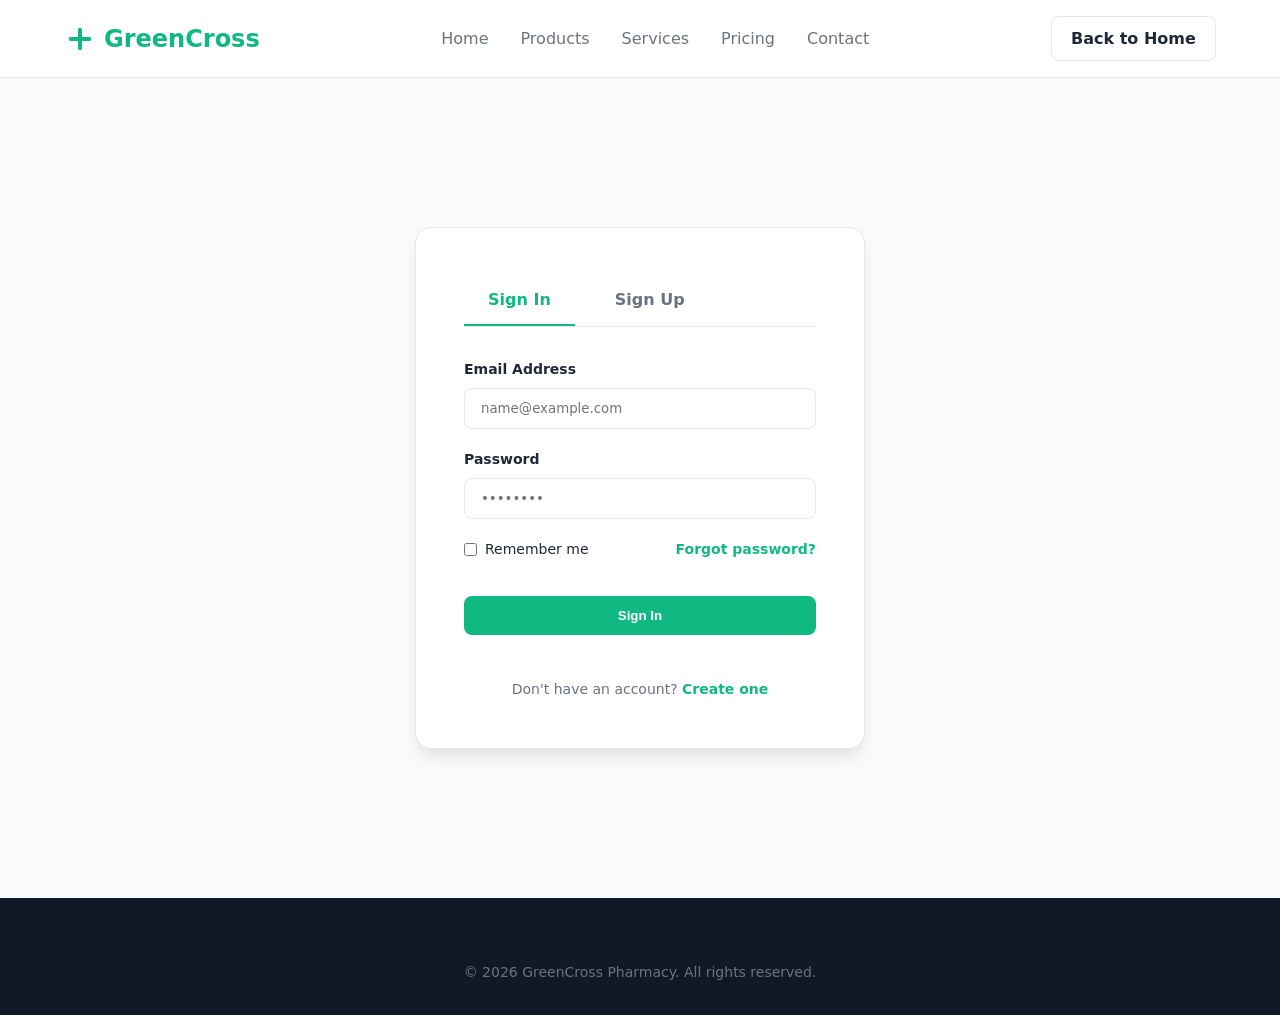
<file: auth.html>
<!DOCTYPE html>
<html lang="en">
<head>
    <meta charset="UTF-8">
    <meta name="viewport" content="width=device-width, initial-scale=1.0">
    <title>Sign In / Sign Up | GreenCross Pharmacy</title>
    <link rel="stylesheet" href="style.css">
  
</head>
<body>
    <!-- Header -->
    <header class="header">
        <div class="container header-content">
            <div class="logo">
                <a href="index.html" style="display: flex; align-items: center; gap: 0.5rem; color: var(--primary-color);">
                    <svg xmlns="http://www.w3.org/2000/svg" width="32" height="32" viewBox="0 0 24 24" fill="none" stroke="currentColor" stroke-width="3" stroke-linecap="round" stroke-linejoin="round"><path d="M12 5v14M5 12h14"/></svg>
                    <span>GreenCross</span>
                </a>
            </div>
            
            <nav class="nav-links">
                <a href="index.html">Home</a>
                <a href="products.html">Products</a>
                <a href="index.html#services">Services</a>
                <a href="index.html#pricing">Pricing</a>
                <a href="index.html#contact">Contact</a>
            </nav>
            
            <div class="header-actions">
                <a href="index.html" class="btn-outline">Back to Home</a>
            </div>
        </div>
    </header>

    <!-- Auth Section -->
    <main class="auth-section">
        <div class="auth-container">
            <div class="auth-tabs">
                <div class="auth-tab active" id="tab-signin">Sign In</div>
                <div class="auth-tab" id="tab-signup">Sign Up</div>
            </div>

            <!-- Sign In Form -->
            <form class="auth-form" id="form-signin">
                <div class="form-group">
                    <label for="signin-email">Email Address</label>
                    <input type="email" id="signin-email" placeholder="name@example.com" required>
                </div>
                <div class="form-group">
                    <label for="signin-password">Password</label>
                    <input type="password" id="signin-password" placeholder="••••••••" required>
                </div>
                <div style="display: flex; justify-content: space-between; align-items: center; font-size: 0.875rem;">
                    <label style="display: flex; align-items: center; gap: 0.5rem; cursor: pointer;">
                        <input type="checkbox"> Remember me
                    </label>
                    <a href="#" style="color: var(--primary-color); font-weight: 600;">Forgot password?</a>
                </div>
                <button type="submit" class="btn-primary btn-full" style="padding: 0.75rem;">Sign In</button>
                <div class="auth-footer">
                    Don't have an account? <a href="#" id="link-signup">Create one</a>
                </div>
            </form>

            <!-- Sign Up Form (Hidden by default) -->
            <form class="auth-form" id="form-signup" style="display: none;">
                <div class="form-group">
                    <label for="signup-name">Full Name</label>
                    <input type="text" id="signup-name" placeholder="John Doe" required>
                </div>
                <div class="form-group">
                    <label for="signup-email">Email Address</label>
                    <input type="email" id="signup-email" placeholder="name@example.com" required>
                </div>
                <div class="form-group">
                    <label for="signup-password">Password</label>
                    <input type="password" id="signup-password" placeholder="••••••••" required>
                </div>
                <div style="font-size: 0.875rem; color: var(--text-muted);">
                    By signing up, you agree to our <a href="#" style="color: var(--primary-color);">Terms of Service</a> and <a href="#" style="color: var(--primary-color);">Privacy Policy</a>.
                </div>
                <button type="submit" class="btn-primary btn-full" style="padding: 0.75rem;">Create Account</button>
                <div class="auth-footer">
                    Already have an account? <a href="#" id="link-signin">Sign in</a>
                </div>
            </form>
        </div>
    </main>

    <!-- Footer -->
    <footer class="footer">
        <div class="container">
            <div class="footer-bottom" style="border-top: none; padding-top: 0;">
                <p>&copy; 2026 GreenCross Pharmacy. All rights reserved.</p>
            </div>
        </div>
    </footer>

    <script>
        const tabSignIn = document.getElementById('tab-signin');
        const tabSignUp = document.getElementById('tab-signup');
        const formSignIn = document.getElementById('form-signin');
        const formSignUp = document.getElementById('form-signup');
        const linkSignUp = document.getElementById('link-signup');
        const linkSignIn = document.getElementById('link-signin');

        function showSignIn() {
            tabSignIn.classList.add('active');
            tabSignUp.classList.remove('active');
            formSignIn.style.display = 'flex';
            formSignUp.style.display = 'none';
        }

        function showSignUp() {
            tabSignUp.classList.add('active');
            tabSignIn.classList.remove('active');
            formSignUp.style.display = 'flex';
            formSignIn.style.display = 'none';
        }

        tabSignIn.addEventListener('click', showSignIn);
        tabSignUp.addEventListener('click', showSignUp);
        linkSignUp.addEventListener('click', (e) => { e.preventDefault(); showSignUp(); });
        linkSignIn.addEventListener('click', (e) => { e.preventDefault(); showSignIn(); });

        // Prevent form submission for demo
        formSignIn.addEventListener('submit', (e) => e.preventDefault());
        formSignUp.addEventListener('submit', (e) => e.preventDefault());
    </script>
</body>
</html>
</file>
<file: style.css>
/* Global Styles */
:root {
  --primary-color: #10b981; 
  --primary-dark: #059669; 
  --secondary-color: #3b82f6; 
  --text-main: #1f2937; 
  --text-muted: #6b7280; 
  --bg-light: #f9fafb;
  --white: #ffffff;
  --border-color: #e5e7eb; 
  --font-sans: 'Inter', system-ui, -apple-system, sans-serif;
}

* {
  margin: 0;
  padding: 0;
  box-sizing: border-box;
}

html {
  scroll-behavior: smooth;
}

body {
  font-family: var(--font-sans);
  color: var(--text-main);
  background-color: var(--bg-light);
  line-height: 1.5;
}

a {
  text-decoration: none;
  color: inherit;
}

ul {
  list-style: none;
}

/* Layout Containers */
.container {
  max-width: 1200px;
  margin: 0 auto;
  padding: 0 1.5rem;
}

/* Header */
.header {
  background-color: var(--white);
  border-bottom: 1px solid var(--border-color);
  padding: 1rem 0;
  position: sticky;
  top: 0;
  z-index: 100;
}

.header-content {
  display: flex;
  justify-content: space-between;
  align-items: center;
}

.logo {
  display: flex;
  align-items: center;
  gap: 0.5rem;
  font-size: 1.5rem;
  font-weight: 700;
  color: var(--primary-color);
}

.nav-links {
  display: flex;
  gap: 2rem;
}

.nav-links a {
  font-weight: 500;
  color: var(--text-muted);
  transition: color 0.2s;
}

.nav-links a:hover {
  color: var(--primary-color);
}

.header-actions {
  display: flex;
  gap: 1rem;
  align-items: center;
}

.icon-btn {
  background: none;
  border: none;
  cursor: pointer;
  color: var(--text-muted);
  display: flex;
  align-items: center;
  justify-content: center;
  transition: color 0.2s;
}

.icon-btn:hover {
  color: var(--primary-color);
}

.btn-primary {
  background-color: var(--primary-color);
  color: var(--white);
  padding: 0.6rem 1.2rem;
  border-radius: 0.5rem;
  font-weight: 600;
  transition: background-color 0.2s;
  border: none;
  cursor: pointer;
}

.btn-primary:hover {
  background-color: var(--primary-dark);
}

.btn-outline {
  padding: 0.6rem 1.2rem;
  border-radius: 0.5rem;
  border: 1px solid var(--border-color);
  background: var(--white);
  font-weight: 600;
  cursor: pointer;
  transition: background-color 0.2s;
}

.btn-outline:hover {
  background-color: var(--bg-light);
}

.btn-lg {
  padding: 1rem 2rem;
  font-size: 1.1rem;
}

.btn-full {
  width: 100%;
  margin-top: 1rem;
  padding: 0.5rem;
}

/* Hero Section */
.hero {
  padding: 5rem 0;
  background: linear-gradient(135deg, #ecfdf5 0%, #ffffff 100%);
}

.hero-content {
  display: grid;
  grid-template-columns: 1fr 1fr;
  align-items: center;
  gap: 4rem;
}

.hero-text h1 {
  font-size: 3.5rem;
  line-height: 1.1;
  margin-bottom: 1.5rem;
  color: #064e3b;
}

.hero-text p {
  font-size: 1.25rem;
  color: var(--text-muted);
  margin-bottom: 2rem;
}

.hero-btns {
  display: flex;
  gap: 1rem;
}

.hero-image img {
  width: 100%;
  border-radius: 1.5rem;
  box-shadow: 0 20px 25px -5px rgba(0, 0, 0, 0.1);
}

/* Section General */
.section {
  padding: 5rem 0;
}

.bg-alt {
  background-color: #f3f4f6;
}

.section-title {
  text-align: center;
  margin-bottom: 3rem;
}

.section-title h2 {
  font-size: 2.25rem;
  margin-bottom: 1rem;
}

.section-title p {
  color: var(--text-muted);
  max-width: 600px;
  margin: 0 auto;
}

/* Grid Layouts */
.grid-3 {
  display: grid;
  grid-template-columns: repeat(3, 1fr);
  gap: 2rem;
}

/* Cards */
.card {
  background-color: var(--white);
  padding: 2rem;
  border-radius: 1rem;
  border: 1px solid var(--border-color);
  transition: transform 0.3s, box-shadow 0.3s;
}

.card:hover {
  transform: translateY(-5px);
  box-shadow: 0 10px 15px -3px rgba(0, 0, 0, 0.1);
}

.card-icon {
  width: 3rem;
  height: 3rem;
  background-color: #ecfdf5;
  color: var(--primary-color);
  display: flex;
  align-items: center;
  justify-content: center;
  border-radius: 0.75rem;
  margin-bottom: 1.5rem;
}

.card h3 {
  margin-bottom: 1rem;
  font-size: 1.25rem;
}

.card p {
  color: var(--text-muted);
}

/* Products */
.products-grid {
  display: grid;
  grid-template-columns: repeat(4, 1fr);
  gap: 1.5rem;
}

.product-card {
  background-color: var(--white);
  border-radius: 1rem;
  border: 1px solid var(--border-color);
  overflow: hidden;
  transition: box-shadow 0.3s;
}

.product-card:hover {
  box-shadow: 0 10px 15px -3px rgba(0, 0, 0, 0.1);
}

.product-image {
  height: 200px;
  background-color: #f3f4f6;
  overflow: hidden;
}

.product-image img {
  width: 100%;
  height: 100%;
  object-fit: cover;
  transition: transform 0.3s;
}

.product-card:hover .product-image img {
  transform: scale(1.05);
}

.product-info {
  padding: 1.25rem;
}

.product-category {
  font-size: 0.75rem;
  text-transform: uppercase;
  color: var(--primary-color);
  font-weight: 700;
  margin-bottom: 0.5rem;
}

.product-name {
  font-weight: 600;
  margin-bottom: 0.5rem;
}

.product-price {
  font-weight: 700;
  font-size: 1.125rem;
  color: var(--text-main);
}

/* Contact */
.contact-item {
  display: flex;
  gap: 1rem;
  align-items: flex-start;
}

.contact-icon {
  color: var(--primary-color);
}

.muted {
  color: var(--text-muted);
}









/* Pricing Section */
.pricing-grid {
  display: flex;
  gap: 2rem;
  align-items: stretch;
}

.pricing-card {
  flex: 1;
  background-color: var(--white);
  padding: 3rem 2rem;
  border-radius: 1rem;
  border: 1px solid var(--border-color);
  text-align: center;
  transition: transform 0.3s;
  display: flex;
  flex-direction: column;
}

.pricing-card.featured {
  border: 2px solid var(--primary-color);
  position: relative;
}

.pricing-card.featured .badge {
  position: absolute;
  top: -12px;
  left: 50%;
  transform: translateX(-50%);
  background-color: var(--primary-color);
  color: var(--white);
  padding: 0.25rem 1rem;
  border-radius: 1rem;
  font-size: 0.75rem;
  font-weight: 700;
}

.pricing-card h3 {
  font-size: 1.5rem;
  margin-bottom: 1rem;
}

.price {
  font-size: 3rem;
  font-weight: 800;
  margin-bottom: 1.5rem;
}

.price span {
  font-size: 1rem;
  color: var(--text-muted);
  font-weight: 400;
}

.pricing-features {
  margin-bottom: 2rem;
  text-align: left;
}

.pricing-features li {
  margin-bottom: 0.75rem;
  display: flex;
  align-items: center;
  gap: 0.5rem;
  color: var(--text-muted);
}

.pricing-features li svg {
  color: var(--primary-color);
  flex-shrink: 0;
}

.pricing-card .btn-full {
  margin-top: auto;
}







/* Articles Section */
.articles-grid {
  display: flex;
  gap: 2rem;
  align-items: stretch;
}

.article-card {
  flex: 1;
  background-color: var(--white);
  border-radius: 1rem;
  border: 1px solid var(--border-color);
  overflow: hidden;
  display: flex;
  flex-direction: column;
}

.article-image {
  height: 200px;
}

.article-image img {
  width: 100%;
  height: 100%;
  object-fit: cover;
}

.article-content {
  padding: 1.5rem;
  display: flex;
  flex-direction: column;
  flex-grow: 1;
}

.article-date {
  font-size: 0.875rem;
  color: var(--text-muted);
  margin-bottom: 0.5rem;
}

.article-content h3 {
  margin-bottom: 1rem;
  font-size: 1.25rem;
  line-height: 1.4;
}

.read-more {
  color: var(--primary-color);
  font-weight: 600;
  display: flex;
  align-items: center;
  gap: 0.25rem;
  margin-top: auto;
}

/* FAQ Section */
.faq-container {
  max-width: 800px;
  margin: 0 auto;
}

.faq-item {
  background-color: var(--white);
  border: 1px solid var(--border-color);
  border-radius: 0.75rem; 
  margin-bottom: 1rem;
  overflow: hidden; 
}

.faq-item::marker {
  display: none;
}

.faq-question {
  /* Styles the clickable question part */
  padding: 1.25rem 1.5rem;
  display: flex; 
  justify-content: space-between; 
  align-items: center;
  cursor: pointer; 
  font-weight: 600; 
  list-style: none;
}

.faq-question::-webkit-details-marker {
  display: none;
}

.faq-answer {
  padding: 0 1.5rem 1.25rem;
  color: var(--text-muted);
}

.faq-item[open] .faq-question svg {
  transform: rotate(180deg);
}





/* Testimonials Section */
.testimonials-grid {
  display: flex;
  gap: 2rem;
  align-items: stretch;
}

.testimonial-card {
  flex: 1;
  background-color: var(--white);
  padding: 2rem;
  border-radius: 1rem;
  border: 1px solid var(--border-color);
  display: flex;
  flex-direction: column;
}

.stars {
  color: #fbbf24;
  margin-bottom: 1rem;
}

.testimonial-text {
  font-style: italic;
  margin-bottom: 1.5rem;
  color: var(--text-main);
}

.testimonial-author {
  display: flex;
  align-items: center;
  gap: 1rem;
  margin-top: auto;
}

.author-img {
  width: 3rem;
  height: 3rem;
  border-radius: 50%;
  object-fit: cover;
}

.author-info h4 {
  font-size: 1rem;
}

.author-info p {
  font-size: 0.875rem;
  color: var(--text-muted);
}

/* Auth Page */
.auth-section {
  min-height: calc(100vh - 80px);
  display: flex;
  align-items: center;
  justify-content: center;
  padding: 2rem 0;
}

.auth-container {
  background-color: var(--white);
  padding: 3rem;
  border-radius: 1rem;
  border: 1px solid var(--border-color);
  width: 100%;
  max-width: 450px;
  box-shadow: 0 10px 15px -3px rgba(0, 0, 0, 0.1);
}

.auth-tabs {
  display: flex;
  gap: 1rem;
  margin-bottom: 2rem;
  border-bottom: 1px solid var(--border-color);
}

.auth-tab {
  padding: 0.75rem 1.5rem;
  cursor: pointer;
  font-weight: 600;
  color: var(--text-muted);
  border-bottom: 2px solid transparent;
  transition: all 0.2s;
}

.auth-tab.active {
  color: var(--primary-color);
  border-bottom-color: var(--primary-color);
}

.auth-form {
  display: flex;
  flex-direction: column;
  gap: 1.25rem;
}

.form-group {
  display: flex;
  flex-direction: column;
  gap: 0.5rem;
}

.form-group label {
  font-size: 0.875rem;
  font-weight: 600;
  color: var(--text-main);
}

.form-group input {
  padding: 0.75rem 1rem;
  border-radius: 0.5rem;
  border: 1px solid var(--border-color);
  font-family: inherit;
  transition: border-color 0.2s;
}

.form-group input:focus {
  outline: none;
  border-color: var(--primary-color);
}

.auth-footer {
  margin-top: 1.5rem;
  text-align: center;
  font-size: 0.875rem;
  color: var(--text-muted);
}

.auth-footer a {
  color: var(--primary-color);
  font-weight: 600;
}





/* Footer */
.footer {
  background-color: #111827;
  color: #f3f4f6;
  padding: 4rem 0 2rem;
}

.footer-grid {
  display: grid;
  grid-template-columns: 2fr 1fr 1fr 1fr;
  gap: 4rem;
  margin-bottom: 3rem;
}

.footer-logo {
  font-size: 1.5rem;
  font-weight: 700;
  color: var(--primary-color);
  margin-bottom: 1.5rem;
  display: flex;
  align-items: center;
}

.footer-desc {
  color: #9ca3af;
  margin-bottom: 1.5rem;
  max-width: 300px;
}

.footer-links h4 {
  margin-bottom: 1.5rem;
  font-size: 1.1rem;
}

.footer-links ul li {
  margin-bottom: 0.75rem;
}

.footer-links ul li a {
  color: #9ca3af;
  transition: color 0.2s;
}

.footer-links ul li a:hover {
  color: var(--primary-color);
}

.footer-bottom {
  border-top: 1px solid #374151;
  padding-top: 2rem;
  text-align: center;
  color: #6b7280;
  font-size: 0.875rem;
}














/* Responsive */
@media (max-width: 1024px) {
  .products-grid {
    grid-template-columns: repeat(2, 1fr);
  }
  .pricing-grid, .articles-grid, .testimonials-grid {
    flex-wrap: wrap;
  }
  .pricing-card, .article-card, .testimonial-card {
    flex: 0 0 calc(50% - 1rem);
  }
}

@media (max-width: 768px) {
  .hero-content {
    grid-template-columns: 1fr;
    text-align: center;
  }
  
  .hero-text h1 {
    font-size: 2.5rem;
  }
  
  .hero-btns {
    justify-content: center;
  }
  
  .grid-3, .footer-grid {
    grid-template-columns: 1fr;
    gap: 2rem;
  }
  
  .pricing-grid, .articles-grid, .testimonials-grid {
    flex-direction: column;
  }

  .pricing-card, .article-card, .testimonial-card {
    flex: 1 1 auto;
  }
  
  .nav-links, .header-actions .icon-btn {
    display: none;
  }
}

@media (max-width: 480px) {
  .logo svg {
    display: none;
  }
}
</file>
